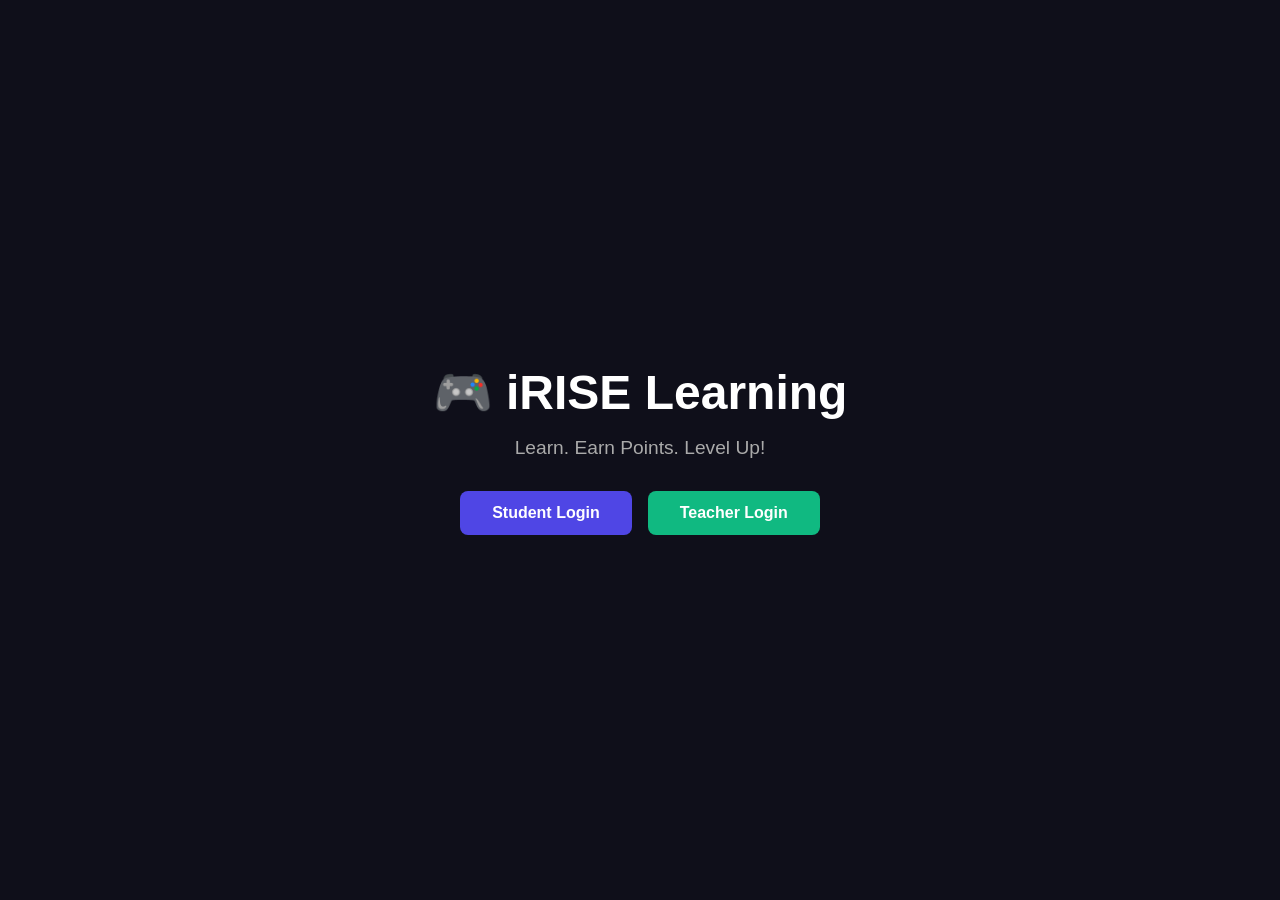
<file: index.html>
<!DOCTYPE html>
<html lang="en">
<head>
  <meta charset="UTF-8" />
  <meta name="viewport" content="width=device-width, initial-scale=1.0"/>
  <title>Gamified Learning System</title>
  <link rel="stylesheet" href="style.css" />
</head>
<body>
  <div class="hero">
    <h1>🎮 iRISE Learning</h1>
    <p>Learn. Earn Points. Level Up!</p>
    <div class="login-buttons">
      <a href="student-login.html" class="btn btn-student">Student Login</a>
      <a href="teacher-login.html" class="btn btn-teacher">Teacher Login</a>
    </div>
  </div>
</body>
</html>
</file>
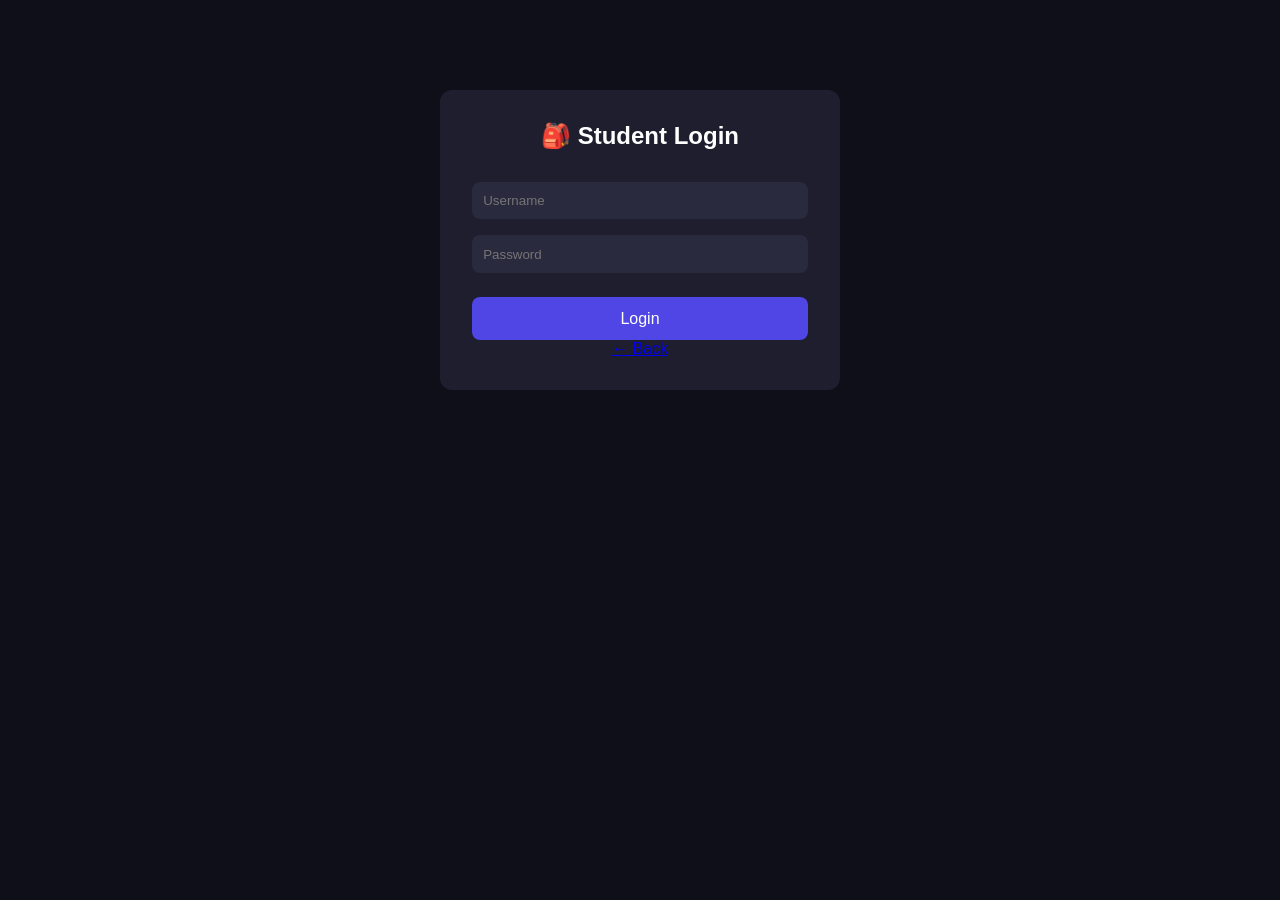
<file: 2. student-login.html>
<!DOCTYPE html>
<html lang="en">
<head>
  <meta charset="UTF-8" />
  <title>Student Login – Makerverse</title>
  <link rel="stylesheet" href="style.css" />
</head>
<body>
  <div class="login-box">
    <h2>🎒 Student Login</h2>
    <input type="text" id="username" placeholder="Username" />
    <input type="password" id="password" placeholder="Password" />
    <button onclick="studentLogin()">Login</button>
    <p><a href="index.html">← Back</a></p>
  </div>
  <script src="app.js"></script>
</body>
</html>
</file>
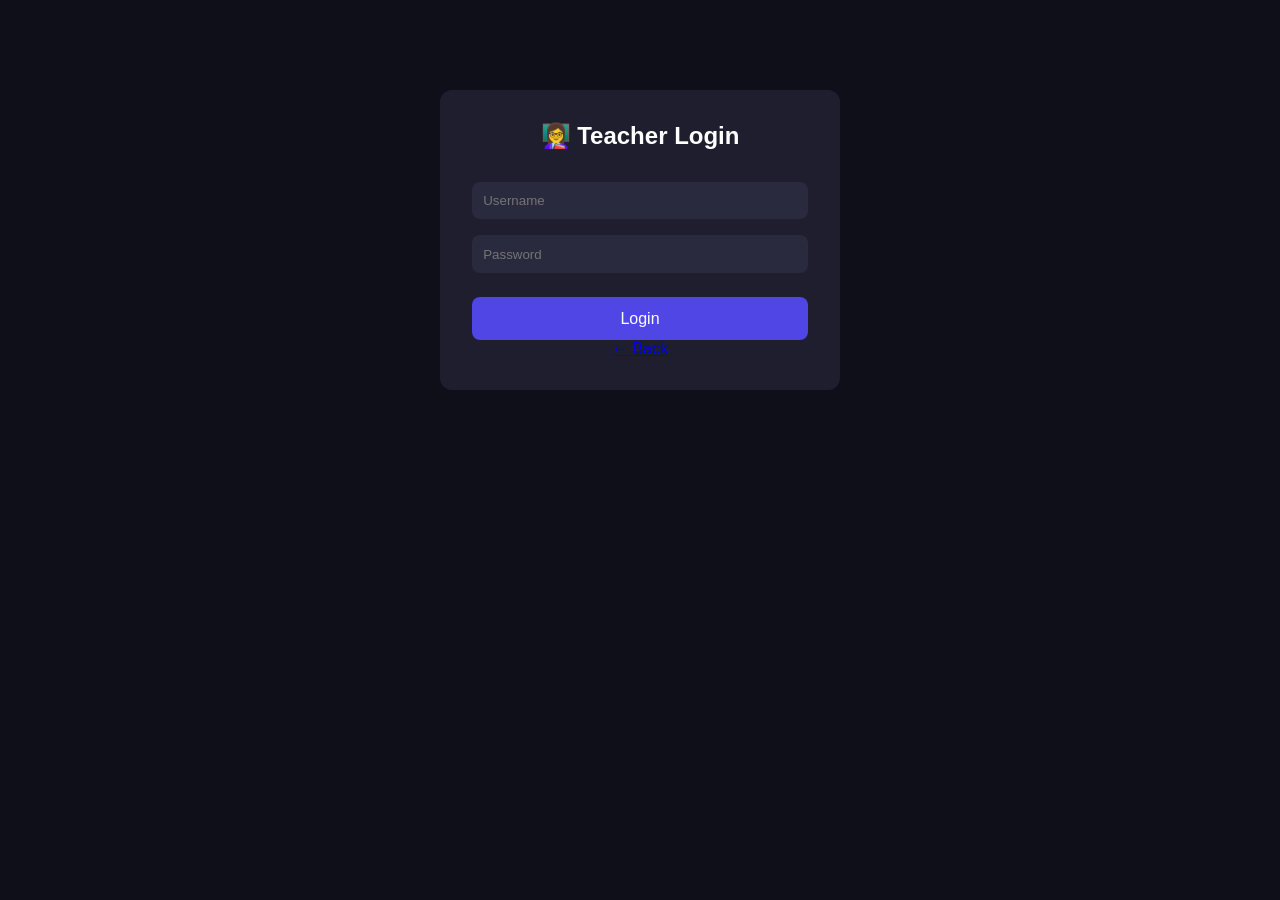
<file: 3. teacher-login.htm>
<!DOCTYPE html>
<html lang="en">
<head>
  <meta charset="UTF-8" />
  <title>Teacher Login – Makerverse</title>
  <link rel="stylesheet" href="style.css" />
</head>
<body>
  <div class="login-box">
    <h2>👩‍🏫 Teacher Login</h2>
    <input type="text" id="username" placeholder="Username" />
    <input type="password" id="password" placeholder="Password" />
    <button onclick="teacherLogin()">Login</button>
    <p><a href="index.html">← Back</a></p>
  </div>
  <script src="app.js"></script>
</body>
</html>
</file>
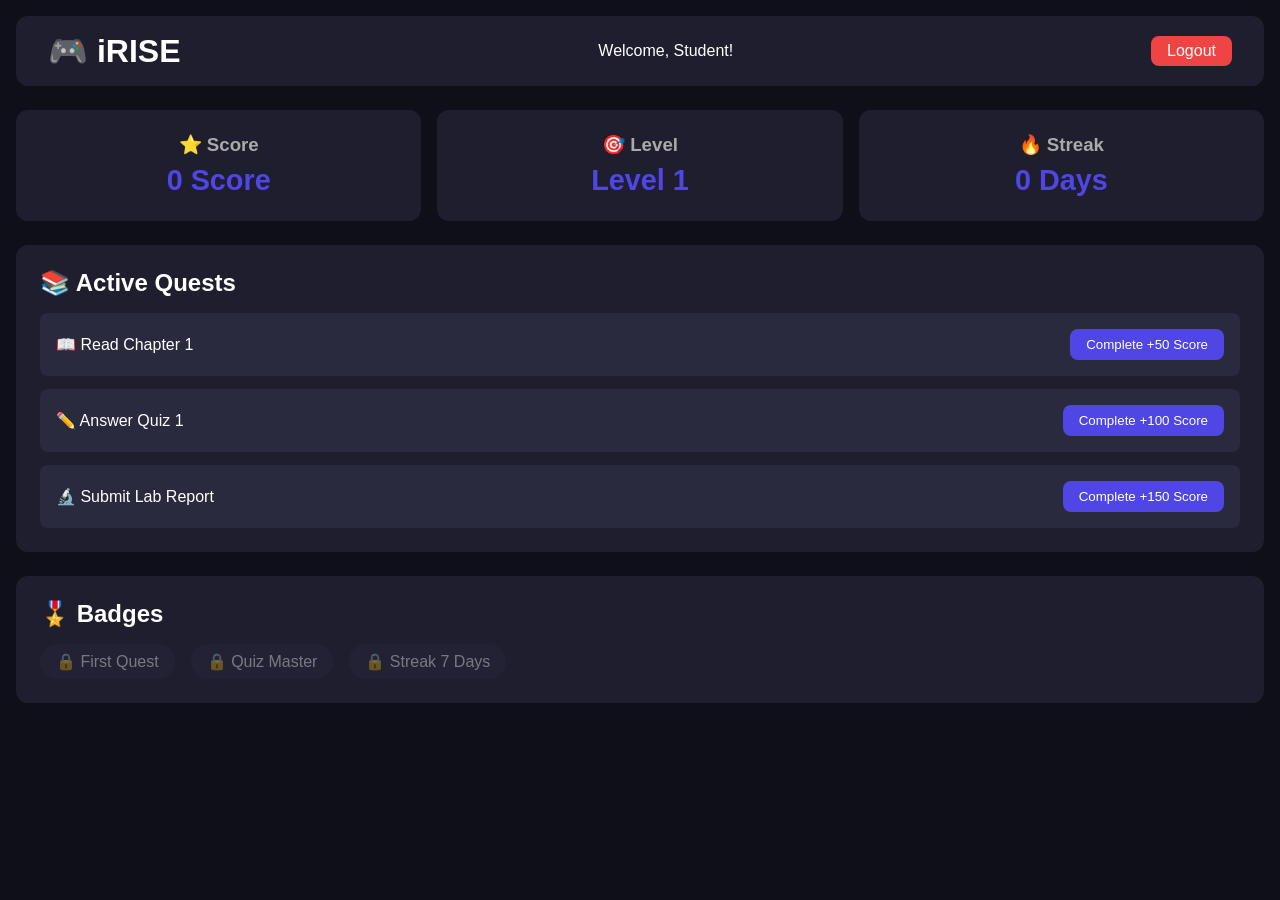
<file: student-dashboard.html>
<!DOCTYPE html>
<html lang="en">
<head>
  <meta charset="UTF-8" />
  <title>Student Dashboard – Makerverse</title>
  <link rel="stylesheet" href="style.css" />
</head>
<body>
  <div class="dashboard">
    <header class="dash-header">
      <h1>🎮 iRISE</h1>
      <span id="welcome-msg">Welcome, Student!</span>
      <a href="index.html" onclick="logout()" class="btn-logout">Logout</a>
    </header>
    
    <div class="stats-row">
      <div class="stat-card">
        <h3>⭐ Score</h3>
        <p id="total-points">0 Score</p>
      </div>
      <div class="stat-card">
        <h3>🎯 Level</h3>
        <p id="level">Level 1</p>
      </div>
      <div class="stat-card">
        <h3>🔥 Streak</h3>
        <p id="streak">0 Days</p>
      </div>
    </div>
    
    <div class="section">
      <h2>📚 Active Quests</h2>
      <div class="quest-list">
        <div class="quest-card">
          <span>📖 Read Chapter 1</span>
          <button onclick="completeQuest(this, 'quest1', 50)">Complete +50 Score</button>
        </div>
        <div class="quest-card">
          <span>✏️ Answer Quiz 1</span>
          <button onclick="completeQuest(this, 'quest2', 100)">Complete +100 Score</button>
        </div>
        <div class="quest-card">
          <span>🔬 Submit Lab Report</span>
          <button onclick="completeQuest(this, 'quest3', 150)">Complete +150 Score</button>
        </div>
      </div>
    </div>
    
    <div class="section">
      <h2>🎖️ Badges</h2>
      <div class="badges-row" id="badges">
        <span class="badge locked">🔒 First Quest</span>
        <span class="badge locked">🔒 Quiz Master</span>
        <span class="badge locked">🔒 Streak 7 Days</span>
      </div>
    </div>
  </div>
  <script src="app.js"></script>
</body>
</html>
</file>
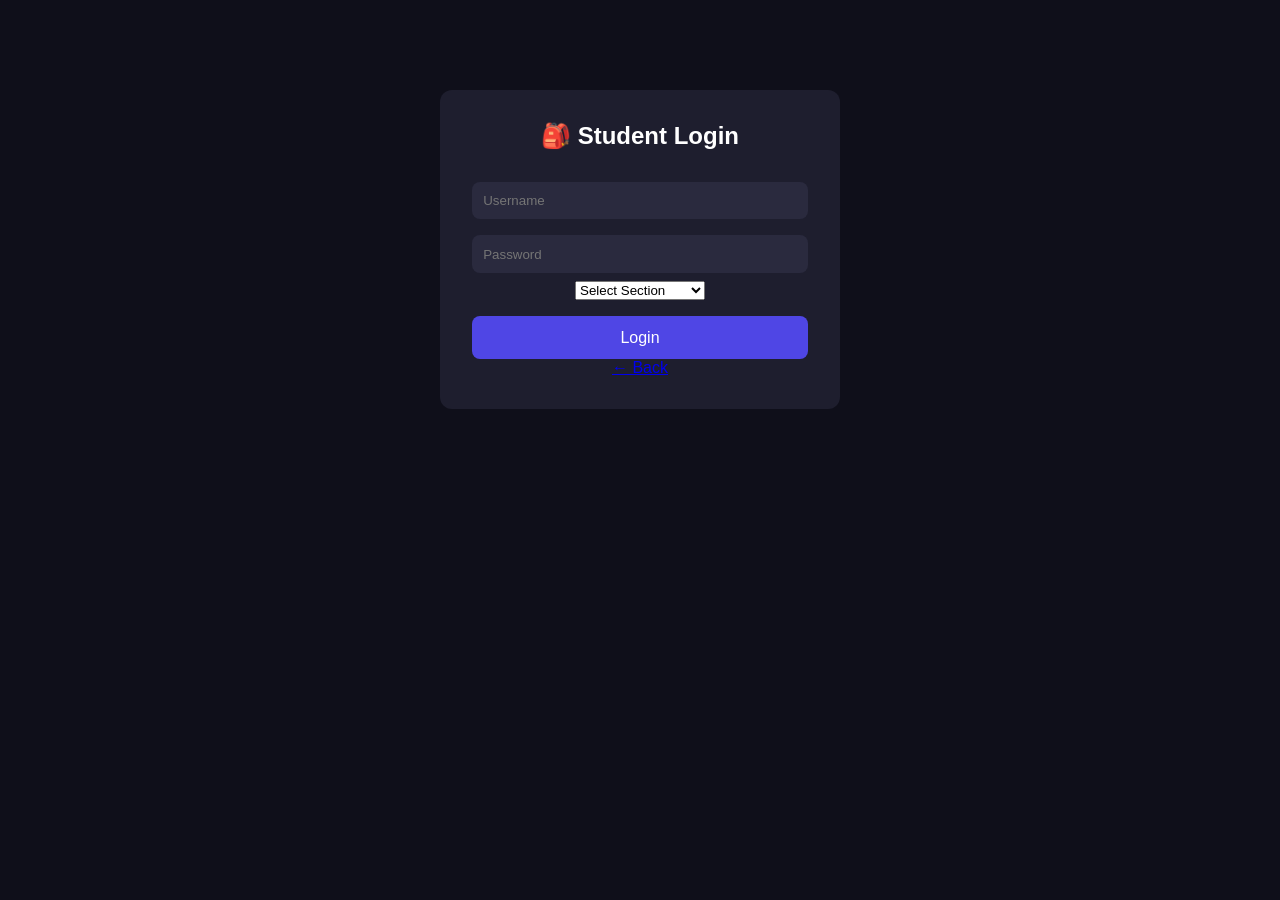
<file: student-login.html>
<!DOCTYPE html>
<html lang="en">
<head>
  <meta charset="UTF-8" />
  <title>Student Login – Makerverse</title>
  <link rel="stylesheet" href="style.css" />
</head>
<body>
  <div class="login-box">
    <h2>🎒 Student Login</h2>
    <input type="text" id="username" placeholder="Username" />
    <input type="password" id="password" placeholder="Password" />
    <select id="section">
      <option value="">Select Section</option>
      <option value="GRADE 11-STEM">GRADE 11-STEM</option>
    </select>
    <button onclick="studentLogin()">Login</button>
    <p><a href="index.html">← Back</a></p>
  </div>
  <script src="app.js"></script>
</body>
</html>
</file>
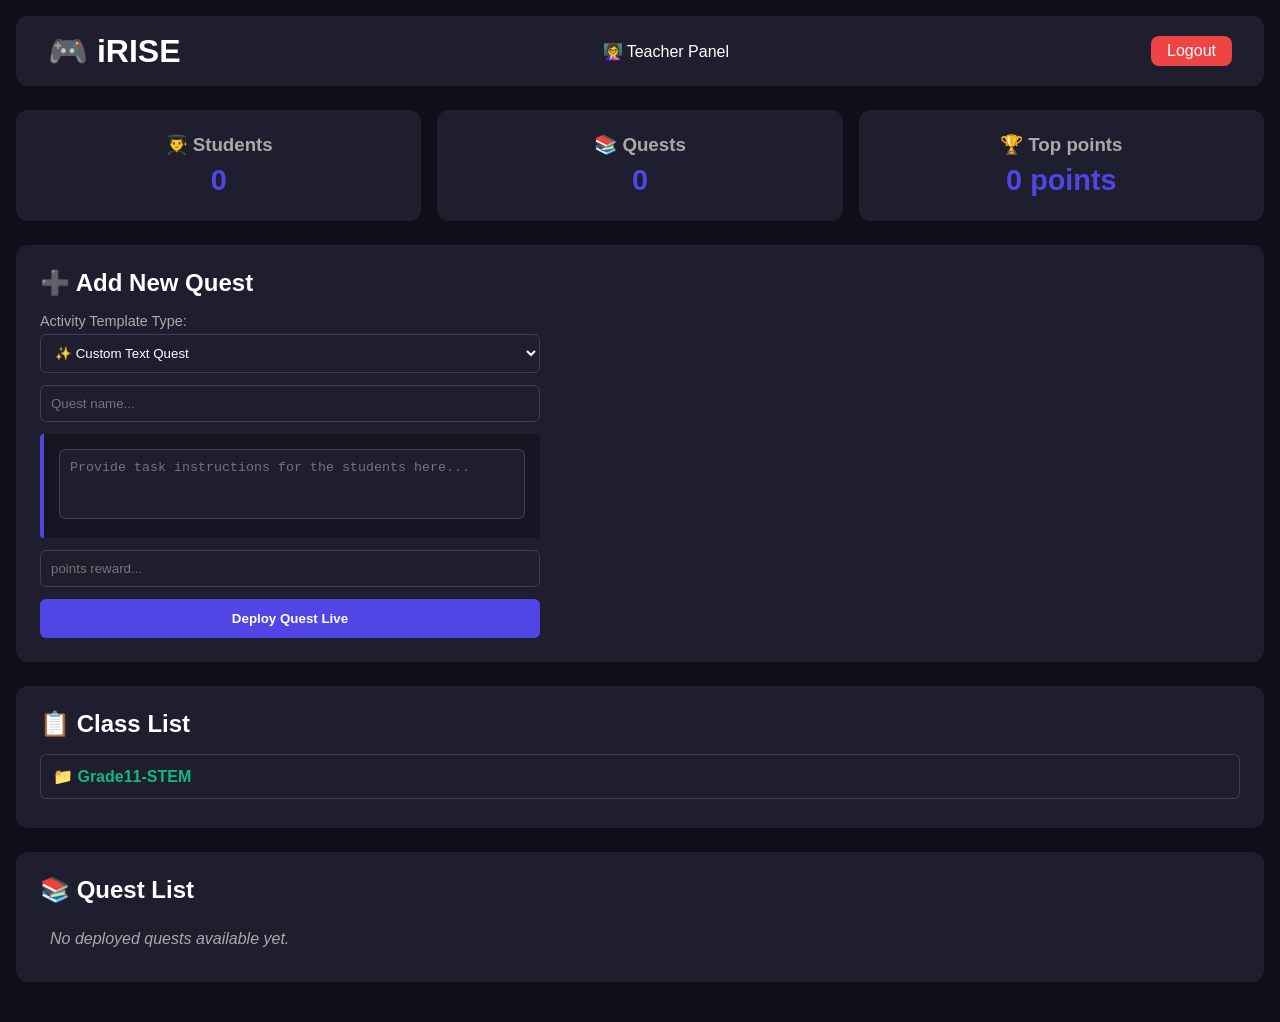
<file: teacher-dashboard.html>
<!DOCTYPE html>
<html lang="en">
<head>
  <meta charset="UTF-8" />
  <title>Teacher Dashboard – Makerverse</title>
  <link rel="stylesheet" href="style.css" />
  <style>
    /* Quick styling to make the forms look perfect inside the dashboard layout */
    .add-quest-form { display: flex; flex-direction: column; gap: 12px; max-width: 500px; margin-top: 15px; }
    .add-quest-form input, .add-quest-form select, .add-quest-form textarea {
      width: 100%; padding: 10px; background: #1e1e2f; border: 1px solid #3d3d5c; color: white; border-radius: 6px; box-sizing: border-box;
    }
    .add-quest-form button {
      padding: 12px; background: #4f46e5; border: none; color: white; font-weight: bold; border-radius: 6px; cursor: pointer; transition: background 0.2s;
    }
    .add-quest-form button:hover { background: #4338ca; }
    .nested-container.hidden { display: none; }
  </style>
</head>
<body>
  <div class="dashboard">
    <header class="dash-header">
      <h1>🎮 iRISE</h1>
      <span>👩‍🏫 Teacher Panel</span>
      <a href="index.html" class="btn-logout">Logout</a>
    </header>

    <div class="stats-row">
      <div class="stat-card">
        <h3>👨‍🎓 Students</h3>
        <p id="student-count">0</p>
      </div>
      <div class="stat-card">
        <h3>📚 Quests</h3>
        <p id="quest-count">0</p>
      </div>
      <div class="stat-card">
        <h3>🏆 Top points</h3>
        <p id="top-points">0 points</p>
      </div>
    </div>

    <div class="section">
      <h2>➕ Add New Quest</h2>
      <div class="add-quest-form">
        
        <div class="form-group">
          <label for="quest-template-type" style="color: #aaa; display: block; margin-bottom: 5px; font-size: 0.9rem;">Activity Template Type:</label>
          <select id="quest-template-type" onchange="handleTemplateChange()">
            <option value="custom">✨ Custom Text Quest</option>
            <option value="multiple-choice">📝 Multiple Choice Quiz Template</option>
          </select>
        </div>

        <input type="text" id="quest-name" placeholder="Quest name..." />
        
        <div id="template-editor-box" style="padding: 15px; background: #161623; border-left: 4px solid #4f46e5; border-radius: 4px;">
          <div id="custom-fields">
            <textarea id="quest-desc" placeholder="Provide task instructions for the students here..." style="height: 70px; resize: none;"></textarea>
          </div>

          <div id="multiple-choice-fields" style="display: none;">
            <p style="color: #ff9f43; font-size: 0.85rem; margin-bottom: 10px; font-weight: bold;">💡 Enter your core problem parameters:</p>
            <input type="text" id="mc-q1" placeholder="Question 1: Type your main question item here..." style="margin-bottom: 10px;" />
            
            <div style="display: grid; grid-template-columns: 1fr 1fr; gap: 8px; margin-bottom: 10px;">
              <input type="text" id="mc-q1-a" placeholder="🔹 Option A" />
              <input type="text" id="mc-q1-b" placeholder="🔹 Option B" />
              <input type="text" id="mc-q1-c" placeholder="🔹 Option C" />
              <input type="text" id="mc-q1-d" placeholder="🔹 Option D" />
            </div>

            <select id="mc-q1-correct" style="color: #10b981; font-weight: bold;">
              <option value="A">Set Option A as Correct Answer ✔️</option>
              <option value="B">Set Option B as Correct Answer ✔️</option>
              <option value="C">Set Option C as Correct Answer ✔️</option>
              <option value="D">Set Option D as Correct Answer ✔️</option>
            </select>
          </div>
        </div>

        <input type="number" id="quest-points" placeholder="points reward..." />
        <button onclick="addQuest()">Deploy Quest Live</button>
      </div>
    </div>

    <div class="section">
      <h2>📋 Class List</h2>
      <div id="class-list-container">
        <div class="class-section-header" onclick="toggleSection('grade11-stem')" style="cursor:pointer; background:#1e1e2f; padding:12px; border-radius:6px; margin-bottom:5px;">
          📁 Grade11-STEM 
        </div>
        <div id="grade11-stem" class="nested-container hidden"></div>
      </div>
    </div>

    <div class="section">
      <h2>📚 Quest List</h2>
      <div id="quest-list">
        </div>
    </div>

  </div>

  <div id="review-modal" class="modal hidden">
    <div class="modal-content">
      <span class="close-modal" onclick="closeReviewModal()">&times;</span>
      <h3 id="modal-title">Reviewing Quiz</h3>
      <div id="modal-body"></div>
    </div>
  </div>

  <script>
    const SCRIPT_URL = 'https://script.google.com/macros/s/AKfycbzMp1p5VBgV0eSKrhhgTBHTgrd3_GeJ5_CRw2rRr78jAx2Ht0VI0z5q0Idnc2sNfXERMQ/exec';

    // 🔄 DROPDOWN TEMPLATE TOGGLE FUNCTION
    function handleTemplateChange() {
      const selectedType = document.getElementById('quest-template-type').value;
      const customBox = document.getElementById('custom-fields');
      const mcBox = document.getElementById('multiple-choice-fields');
      const titleInput = document.getElementById('quest-name');

      if (selectedType === 'multiple-choice') {
        customBox.style.display = 'none';
        mcBox.style.display = 'block';
        titleInput.value = "📝 Multiple Choice Quiz";
      } else {
        customBox.style.display = 'block';
        mcBox.style.display = 'none';
        titleInput.value = "";
      }
    }

    // 🚀 NEW QUEST DEPLOY LOGIC
    function addQuest() {
      const title = document.getElementById('quest-name').value.trim();
      const pointsVal = document.getElementById('quest-points').value.trim();
      const templateType = document.getElementById('quest-template-type').value;

      if (!title || !pointsVal) {
        alert('Please fill in Title and Points fields!');
        return;
      }

      let questPayload = {
        id: 'quest_' + Date.now(),
        title: title,
        points: parseInt(pointsVal),
        type: templateType
      };

      if (templateType === 'multiple-choice') {
        questPayload.question = document.getElementById('mc-q1').value.trim() || "Sample Test Question";
        questPayload.options = [
          document.getElementById('mc-q1-a').value.trim() || "Option A",
          document.getElementById('mc-q1-b').value.trim() || "Option B",
          document.getElementById('mc-q1-c').value.trim() || "Option C",
          document.getElementById('mc-q1-d').value.trim() || "Option D"
        ];
        questPayload.correctAnswer = document.getElementById('mc-q1-correct').value;
      } else {
        questPayload.instructions = document.getElementById('quest-desc').value.trim() || "Complete instructions.";
      }

      let distributedQuests = JSON.parse(localStorage.getItem('live_quests')) || [];
      distributedQuests.push(questPayload);
      localStorage.setItem('live_quests', JSON.stringify(distributedQuests));

      alert(`🚀 Quest "${title}" deployed live successfully!`);
      
      // Clear inputs
      document.getElementById('quest-name').value = '';
      document.getElementById('quest-points').value = '';
      document.getElementById('quest-desc').value = '';
      document.getElementById('mc-q1').value = '';
      document.getElementById('mc-q1-a').value = '';
      document.getElementById('mc-q1-b').value = '';
      document.getElementById('mc-q1-c').value = '';
      document.getElementById('mc-q1-d').value = '';

      renderTeacherQuestList();
    }

    // 📊 RENDER QUEST RECORDS ON BOARD
    function renderTeacherQuestList() {
      const container = document.getElementById('quest-list');
      const countEl = document.getElementById('quest-count');
      if (!container) return;

      const deployedQuests = JSON.parse(localStorage.getItem('live_quests')) || [];
      if (countEl) countEl.textContent = deployedQuests.length;

      if (deployedQuests.length === 0) {
        container.innerHTML = `<p style="color:#aaa; font-style:italic; padding:10px;">No deployed quests available yet.</p>`;
        return;
      }

      container.innerHTML = '';
      deployedQuests.forEach(quest => {
        const card = document.createElement('div');
        card.className = 'quest-card';
        card.style.cssText = "background:#1e1e2f; padding:12px; border-radius:6px; margin-bottom:8px; display:flex; justify-content:between; border:1px solid #3d3d5c;";
        card.innerHTML = `
          <span style="flex-grow:1;">${quest.type === 'multiple-choice' ? '📝' : '📌'} <strong>${quest.title}</strong></span>
          <span class="points-badge" style="background:#4f46e5; padding:2px 8px; border-radius:4px; font-size:0.85rem;">${quest.points} pts</span>
        `;
        container.appendChild(card);
      });
    }

    // 👥 GOOGLE SHEETS CLASS EXTENSION LOADING
    function toggleSection(sectionId) {
      const element = document.getElementById(sectionId);
      if (!element) return;
      element.classList.toggle('hidden');
      if (!element.classList.contains('hidden')) {
        loadClassListData(sectionId);
      }
    }

    async function loadClassListData(sectionId) {
      const container = document.getElementById(sectionId);
      container.innerHTML = "<p style='padding:12px;color:#aaa;'>⏳ Fetching student records...</p>";
      
      try {
        const res = await fetch(`${SCRIPT_URL}?action=getStudents&section=GRADE 11-STEM`);
        const students = await res.json();
        container.innerHTML = ""; 
        
        if (!students || students.length === 0 || students.error) {
          container.innerHTML = "<p style='padding:12px;color:#aaa;'>No students found.</p>";
          return;
        }

        document.getElementById('student-count').textContent = students.filter(s => s.name).length;
        
        students.forEach(student => {
          if (!student.name) return;
          const div = document.createElement('div');
          div.style.cssText = "padding:10px; background:#161623; border-bottom:1px solid #2a2a3e; color:white; display:flex; justify-content:space-between; align-items:center;";
          div.innerHTML = `<span>👤 ${student.name}</span><span style="color:#10b981;">XP: ${student.total || 0}</span>`;
          container.appendChild(div);
        });
      } catch (err) {
        container.innerHTML = "<p style='padding:12px;color:#ef4444;'>❌ Failed to connect to database.</p>";
      }
    }

    window.onload = function() {
      renderTeacherQuestList();
    };
  </script>
</body>
</html>
</file>
<file: style.css>
/* ==========================================================================
   1. GLOBAL STYLES & RESET
   ========================================================================== */
* { box-sizing: border-box; margin: 0; padding: 0; }
body { font-family: 'Segoe UI', sans-serif; background: #0f0f1a; color: #fff; }

/* ==========================================================================
   2. HERO & LANDING PAGE
   ========================================================================== */
.hero {
  display: flex; flex-direction: column; align-items: center;
  justify-content: center; height: 100vh; text-align: center;
}
.hero h1 { font-size: 3rem; margin-bottom: 1rem; }
.hero p { font-size: 1.2rem; color: #aaa; margin-bottom: 2rem; }

.login-buttons { display: flex; gap: 1rem; }
.btn { padding: 0.8rem 2rem; border-radius: 8px; text-decoration: none;
  font-size: 1rem; font-weight: bold; }
.btn-student { background: #4f46e5; color: #fff; }
.btn-teacher { background: #10b981; color: #fff; }

/* ==========================================================================
   3. LOGIN BOX
   ========================================================================== */
.login-box {
  max-width: 400px; margin: 10vh auto; background: #1e1e2e;
  padding: 2rem; border-radius: 12px; text-align: center;
}
.login-box h2 { margin-bottom: 1.5rem; }
.login-box input {
  width: 100%; padding: 0.7rem; margin: 0.5rem 0;
  border-radius: 8px; border: none; background: #2a2a3e; color: #fff;
}
.login-box button {
  width: 100%; padding: 0.8rem; margin-top: 1rem;
  background: #4f46e5; color: #fff; border: none;
  border-radius: 8px; font-size: 1rem; cursor: pointer;
}

/* ==========================================================================
   4. DASHBOARD BASE LAYOUT
   ========================================================================== */
.dashboard { padding: 1rem; }
.dash-header { display: flex; justify-content: space-between; align-items: center;
  background: #1e1e2e; padding: 1rem 2rem; border-radius: 12px; margin-bottom: 1.5rem; }
.btn-logout { background: #ef4444; color: #fff; padding: 0.4rem 1rem;
  border-radius: 8px; text-decoration: none; }

.stats-row { display: flex; gap: 1rem; margin-bottom: 1.5rem; }
.stat-card { flex: 1; background: #1e1e2e; padding: 1.5rem;
  border-radius: 12px; text-align: center; }
.stat-card h3 { margin-bottom: 0.5rem; color: #aaa; }
.stat-card p { font-size: 1.8rem; font-weight: bold; color: #4f46e5; }

.section { background: #1e1e2e; padding: 1.5rem; border-radius: 12px; margin-bottom: 1.5rem; }
.section h2 { margin-bottom: 1rem; }

/* ==========================================================================
   5. QUEST MANAGEMENT
   ========================================================================== */
.quest-list { display: flex; flex-direction: column; gap: 0.8rem; }
.quest-card { display: flex; justify-content: space-between; align-items: center;
  background: #2a2a3e; padding: 1rem; border-radius: 8px; }
.quest-card button { background: #4f46e5; color: #fff; border: none;
  padding: 0.5rem 1rem; border-radius: 8px; cursor: pointer; }
.quest-card.done { opacity: 0.5; }

.add-quest-form { display: flex; gap: 0.8rem; flex-wrap: wrap; }
.add-quest-form input { flex: 1; padding: 0.7rem; border-radius: 8px;
  border: none; background: #2a2a3e; color: #fff; }
.add-quest-form button { background: #10b981; color: #fff; border: none;
  padding: 0.7rem 1.5rem; border-radius: 8px; cursor: pointer; }

/* ==========================================================================
   6. REWARDS, BADGES & OLD STUDENT LIST COMPATIBILITY
   ========================================================================== */
.badges-row { display: flex; gap: 1rem; flex-wrap: wrap; }
.badge { padding: 0.5rem 1rem; border-radius: 20px; background: #2a2a3e; }
.badge.locked { opacity: 0.4; }
.badge.unlocked { background: #4f46e5; opacity: 1; }

.student-card { display: flex; justify-content: space-between; align-items: center;
  background: #2a2a3e; padding: 1rem; border-radius: 8px; margin-bottom: 0.8rem; }
.student-card button { background: #f59e0b; color: #fff; border: none;
  padding: 0.4rem 1rem; border-radius: 8px; cursor: pointer; }

.xp-badge, .points-badge { background: #4f46e5; padding: 0.3rem 0.8rem;
  border-radius: 20px; font-size: 0.9rem; }

/* ==========================================================================
   7. FIX: NEW MASTER CLASS LIST DRILL-DOWN STYLING
   ========================================================================== */
.hidden { display: none !important; } /* Core utility to hide/toggle lists */

.class-section-header { 
  background: #2a2a3e; padding: 15px; font-weight: bold; 
  cursor: pointer; border-radius: 8px; margin-bottom: 5px; 
  color: #10b981; border: 1px solid #3e3e5e; transition: background 0.2s;
}
.class-section-header:hover { background: #34344e; }

.nested-container { padding-left: 15px; margin-bottom: 10px; background: rgba(0, 0, 0, 0.2); border-radius: 8px; }
.student-dropdown-wrapper { margin: 6px 0; border-radius: 8px; overflow: hidden; border: 1px solid #2a2a3e; }

.student-trigger { 
  padding: 12px; background: #2a2a3e; color: #fff; 
  cursor: pointer; display: flex; justify-content: space-between; align-items: center;
}
.student-trigger:hover { background: #34344e; }
.student-quizzes { padding: 6px 12px; background: #1e1e2e; display: flex; flex-direction: column; gap: 4px; }

/* Clickable individual quiz lines */
.quiz-item-link { 
  padding: 8px 12px; font-size: 0.95rem; cursor: pointer; 
  display: flex; justify-content: space-between; border-radius: 6px; 
  transition: background 0.2s, color 0.2s; color: #ccc; 
}
.quiz-item-link:hover { background: #4f46e5; color: #fff; }
.points-text { font-weight: bold; color: #10b981; }

/* ==========================================================================
   8. FIX: READ-ONLY POPUP MODAL STYLING
   ========================================================================== */
.modal { 
  position: fixed; top: 0; left: 0; width: 100%; height: 100%; 
  background: rgba(0, 0, 0, 0.85); display: flex; align-items: center; 
  justify-content: center; z-index: 9999; 
}
.modal-content { 
  background: #1e1e2f; padding: 25px; border-radius: 12px; 
  width: 90%; max-width: 500px; color: #fff; position: relative; 
  border: 2px solid #4f46e5; box-shadow: 0 4px 25px rgba(0,0,0,0.6); 
}
.close-modal { position: absolute; top: 12px; right: 18px; font-size: 1.8rem; cursor: pointer; color: #aaa; line-height: 1; }
.close-modal:hover { color: #ef4444; }

.review-summary { font-size: 1.1rem; font-weight: bold; margin-bottom: 15px; color: #10b981; border-bottom: 1px solid #2a2a3e; padding-bottom: 10px; }
.review-question { margin-bottom: 12px; padding: 12px; border-left: 4px solid; border-radius: 6px; background: #2a2a3e; }
.review-question.correct { border-color: #10b981; }
.review-question.incorrect { border-color: #ef4444; }

.status-tag { font-size: 0.8rem; font-weight: bold; margin-left: 6px; text-transform: uppercase; padding: 2px 6px; border-radius: 4px; }
.status-tag.ok { background: rgba(16, 185, 129, 0.2); color: #10b981; }
.status-tag.bad { background: rgba(239, 68, 68, 0.2); color: #ef4444; }
.correct-correction { color: #10b981; margin-top: 6px; font-size: 0.9rem; font-weight: 500; }
</file>
